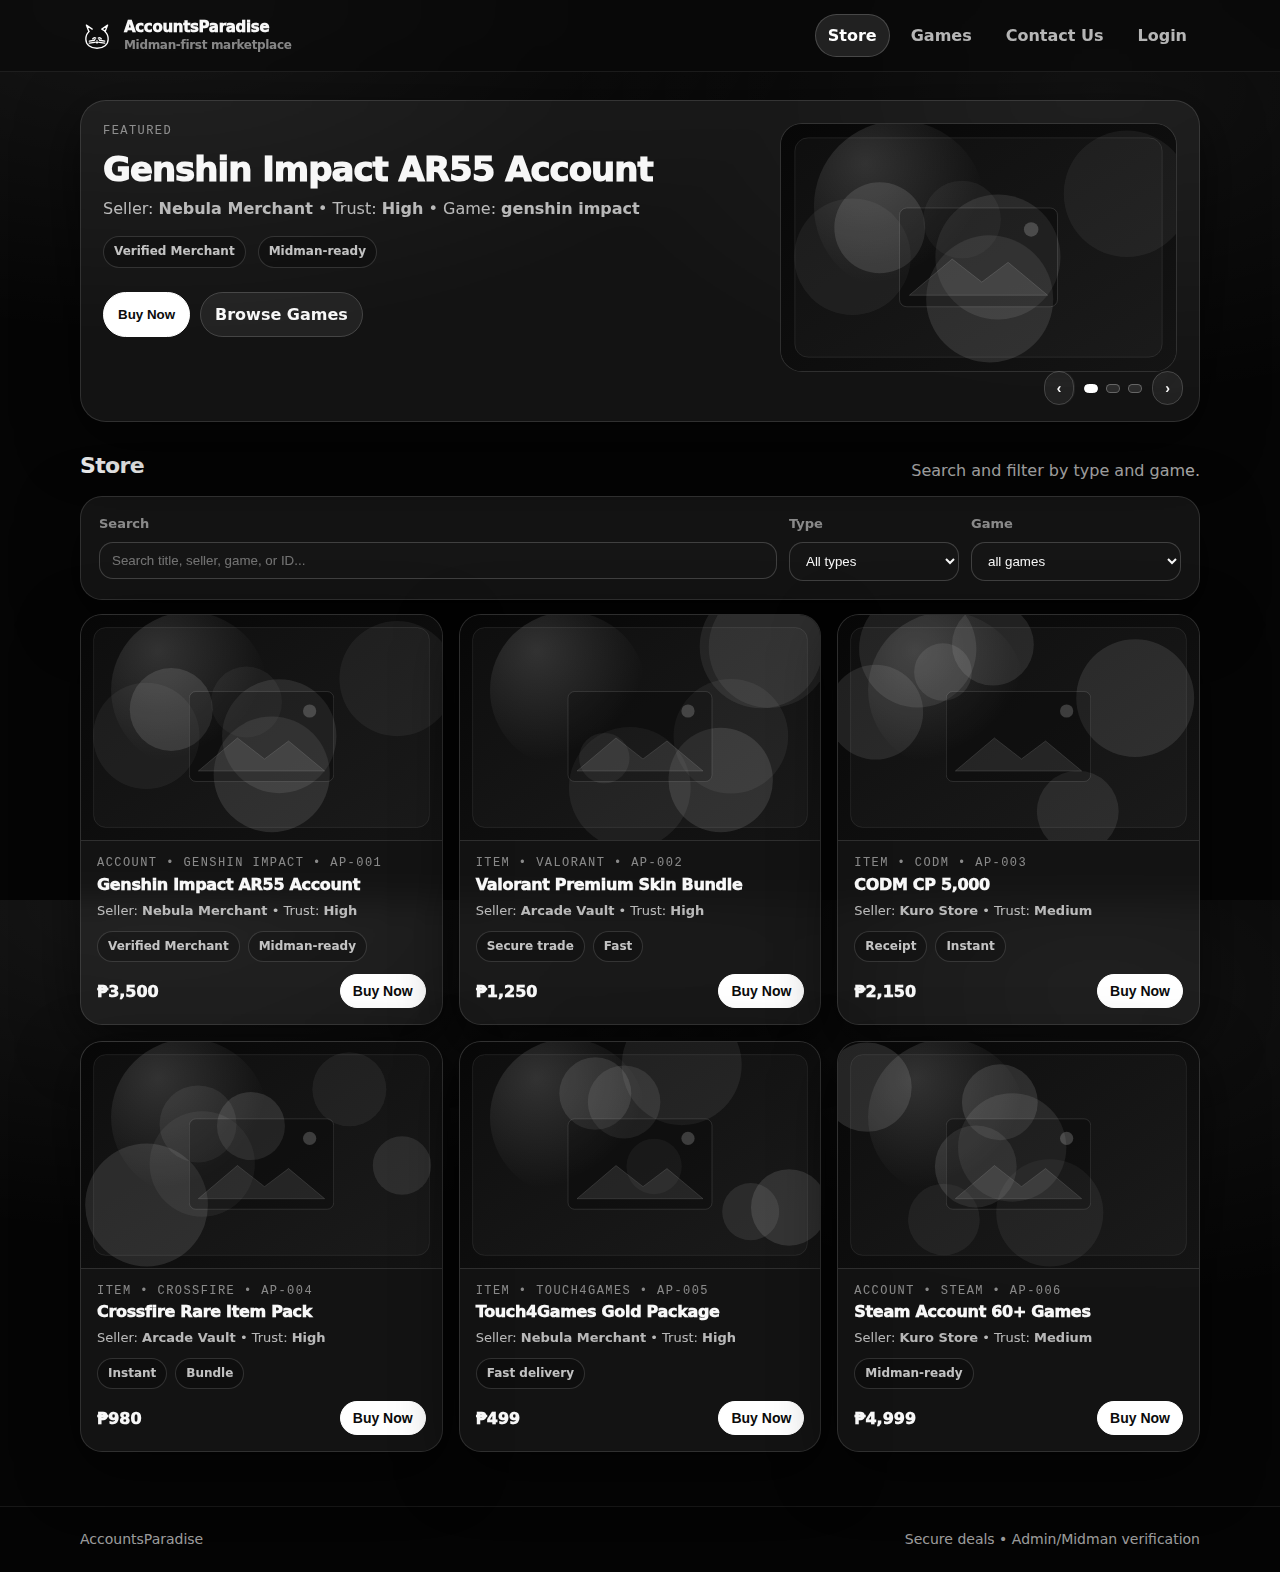
<file: index.html>
<!doctype html>
<html lang="en">
<head>
  <title>AccountsParadise — Store</title>
  
<meta charset="utf-8"/>
<meta name="viewport" content="width=device-width, initial-scale=1"/>
<link rel="icon" type="image/svg+xml" href="./assets/favicon.svg">
<link rel="stylesheet" href="./assets/styles.css"/>
<script defer src="./assets/app.js"></script>

</head>
<body data-active="store">
  <header class="topbar">
  <div class="container topbar-inner">
    <a class="brand" href="./index.html" aria-label="AccountsParadise">
      <img src="./assets/logo-cat.svg" alt="AccountsParadise logo"/>
      <div>
        <div style="font-size:15px;">AccountsParadise</div>
        <small>Midman-first marketplace</small>
      </div>
    </a>

    <nav class="nav" aria-label="Primary">
      <a href="./index.html" data-nav="store">Store</a>
      <a href="./games.html" data-nav="games">Games</a>
      <a href="./contact.html" data-nav="contact">Contact Us</a>
      <a href="./login.html" data-nav="login">Login</a>
    </nav>

    <button id="menuBtn" class="menu-btn" aria-label="Open menu">
      <svg class="icon" viewBox="0 0 24 24"><path d="M4 7h16M4 12h16M4 17h16"/></svg>
    </button>
  </div>
</header>

<div id="drawerBackdrop" class="drawer-backdrop" aria-hidden="true">
  <div class="drawer glass">
    <div class="row" style="justify-content:space-between; padding:6px 6px 10px;">
      <div class="row">
        <img src="./assets/logo-cat.svg" alt="" style="width:28px;height:28px;">
        <div style="font-weight:1000;">Menu</div>
      </div>
      <button id="drawerClose" class="btn sm ghost" aria-label="Close">✕</button>
    </div>
    <div class="stack" style="gap:6px;">
      <a href="./index.html" data-dnav="store"><span>Store</span><span class="pill">Browse</span></a>
      <a href="./games.html" data-dnav="games"><span>Games</span><span class="pill">Filter</span></a>
      <a href="./contact.html" data-dnav="contact"><span>Contact Us</span><span class="pill">Support</span></a>
      <a href="./login.html" data-dnav="login"><span>Login</span><span class="pill">Access</span></a>
    </div>
  </div>
</div>

  <main class="container" style="padding:18px 0 36px;">
    <section class="section" style="padding-top:10px;">
      <div id="hero" class="hero glass">
        <div id="heroSlides"></div>
        <div class="hero-ctrl">
          <button id="heroPrev" class="btn sm ghost" aria-label="Previous">‹</button>
          <div id="heroDots" class="dots" aria-label="Featured slider dots"></div>
          <button id="heroNext" class="btn sm ghost" aria-label="Next">›</button>
        </div>
      </div>
    </section>

    <section class="section" style="padding-top:10px;">
      <div class="section-title">
        <h2 class="h2">Store</h2>
        <div class="p">Search and filter by type and game.</div>
      </div>

      <div class="card glass pad" style="margin-top:14px;">
        <div class="filters">
          <div class="stack" style="gap:8px;">
            <div class="label">Search</div>
            <input id="offerSearch" class="input" placeholder="Search title, seller, game, or ID..." />
          </div>
          <div class="stack" style="gap:8px;">
            <div class="label">Type</div>
            <select id="offerType" class="input">
              <option value="">All types</option>
              <option value="Account">Account</option>
              <option value="Item">Item</option>
            </select>
          </div>
          <div class="stack" style="gap:8px;">
            <div class="label">Game</div>
            <select id="offerGame" class="input"></select>
          </div>
        </div>
      </div>

      <div id="offersGrid" class="grid grid-3" style="margin-top:14px;"></div>
    </section>
  </main>

  
<div id="modalBackdrop" class="modal-backdrop" aria-hidden="true">
  <div class="modal glass" role="dialog" aria-modal="true" aria-labelledby="modalTitle">
    <div class="modal-head">
      <div>
        <div class="kicker">Purchase</div>
        <div id="modalTitle" style="font-weight:1000; font-size:18px;">Buy Now</div>
      </div>
      <button id="modalClose" class="btn sm ghost" aria-label="Close">✕</button>
    </div>
    <div id="modalContent" class="modal-body"></div>
  </div>
</div>


  <footer class="footer">
    <div class="container row" style="justify-content:space-between; flex-wrap:wrap;">
      <div>AccountsParadise</div>
      <div>Secure deals • Admin/Midman verification</div>
    </div>
  </footer>
</body>
</html>
</file>
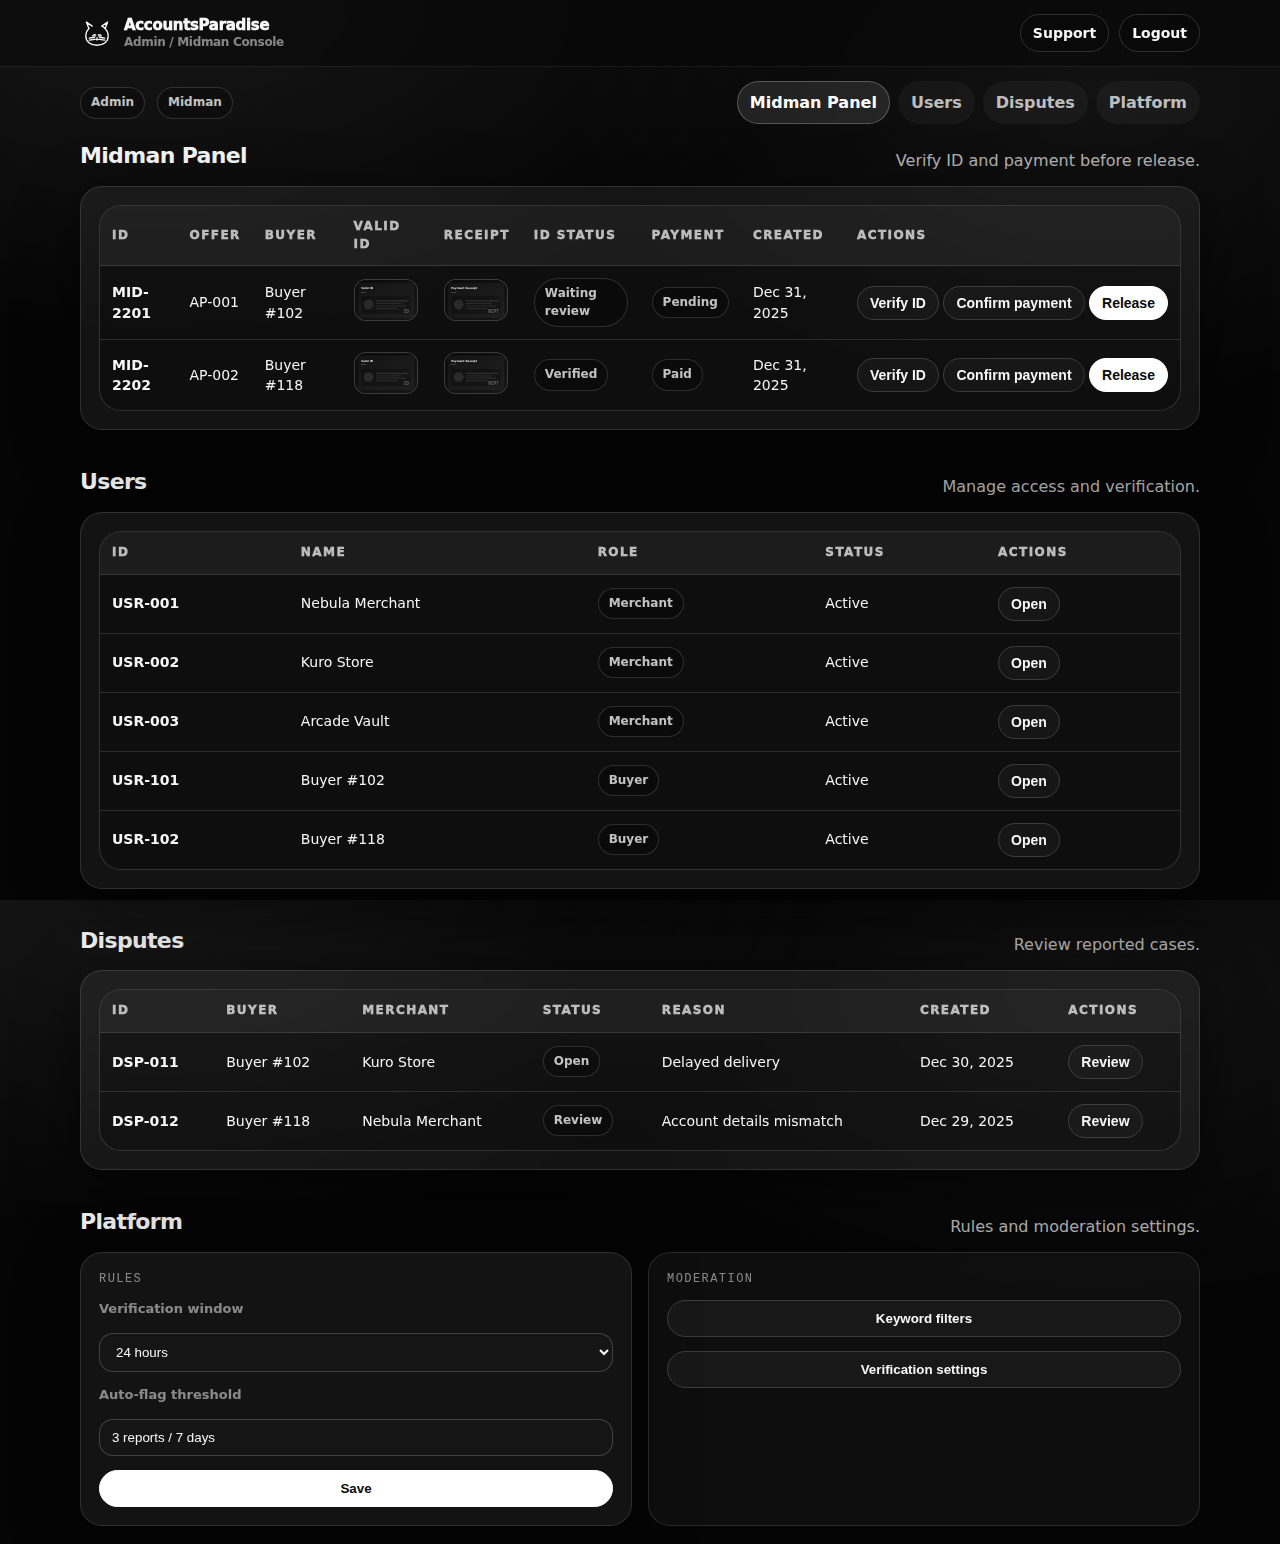
<file: admin.html>
<!doctype html>
<html lang="en">
<head>
  <title>Admin/Midman — AccountsParadise</title>
  
<meta charset="utf-8"/>
<meta name="viewport" content="width=device-width, initial-scale=1"/>
<link rel="icon" type="image/svg+xml" href="./assets/favicon.svg">
<link rel="stylesheet" href="./assets/styles.css"/>
<script defer src="./assets/app.js"></script>

</head>
<body>
  <header class="topbar">
    <div class="container topbar-inner">
      <div class="brand">
        <img src="./assets/logo-cat.svg" alt=""/>
        <div>
          <div style="font-size:15px;">AccountsParadise</div>
          <small>Admin / Midman Console</small>
        </div>
      </div>

      <div class="row" style="gap:10px;">
        <a class="btn sm ghost" href="./contact.html">Support</a>
        <a class="btn sm ghost" href="./login.html">Logout</a>
      </div>
    </div>
  </header>

  <main class="container">
    <section class="rolebar">
      <div class="rolebar-inner">
        <div class="row">
          <span class="pill">Admin</span>
          <span class="pill">Midman</span>
        </div>
        <div class="role-nav" aria-label="Admin navigation">
          <a href="#midman" data-active="true">Midman Panel</a>
          <a href="#users">Users</a>
          <a href="#disputes">Disputes</a>
          <a href="#platform">Platform</a>
        </div>
      </div>
    </section>

    <section id="midman" class="section" style="padding-top:10px;">
      <div class="section-title">
        <h2 class="h2">Midman Panel</h2>
        <div class="p">Verify ID and payment before release.</div>
      </div>

      <div class="card glass pad" style="margin-top:14px;">
        <table class="table">
          <thead>
            <tr>
              <th>ID</th><th>Offer</th><th>Buyer</th>
              <th>Valid ID</th><th>Receipt</th>
              <th>ID Status</th><th>Payment</th><th>Created</th><th class="td-actions">Actions</th>
            </tr>
          </thead>
          <tbody id="midmanBody"></tbody>
        </table>
      </div>
    </section>

    <section id="users" class="section">
      <div class="section-title">
        <h2 class="h2">Users</h2>
        <div class="p">Manage access and verification.</div>
      </div>

      <div class="card glass pad" style="margin-top:14px;">
        <table class="table">
          <thead><tr><th>ID</th><th>Name</th><th>Role</th><th>Status</th><th class="td-actions">Actions</th></tr></thead>
          <tbody id="usersBody"></tbody>
        </table>
      </div>
    </section>

    <section id="disputes" class="section">
      <div class="section-title">
        <h2 class="h2">Disputes</h2>
        <div class="p">Review reported cases.</div>
      </div>

      <div class="card glass pad" style="margin-top:14px;">
        <table class="table">
          <thead><tr><th>ID</th><th>Buyer</th><th>Merchant</th><th>Status</th><th>Reason</th><th>Created</th><th class="td-actions">Actions</th></tr></thead>
          <tbody id="disputesBody"></tbody>
        </table>
      </div>
    </section>

    <section id="platform" class="section">
      <div class="section-title">
        <h2 class="h2">Platform</h2>
        <div class="p">Rules and moderation settings.</div>
      </div>

      <div class="grid grid-2" style="margin-top:14px;">
        <div class="card glass pad">
          <div class="kicker">Rules</div>
          <div class="stack" style="margin-top:12px;">
            <div class="label">Verification window</div>
            <select class="input">
              <option>24 hours</option>
              <option>48 hours</option>
              <option>72 hours</option>
            </select>
            <div class="label">Auto-flag threshold</div>
            <input class="input" value="3 reports / 7 days"/>
            <button class="btn primary" data-toast="Rules saved" type="button">Save</button>
          </div>
        </div>
        <div class="card glass-soft pad">
          <div class="kicker">Moderation</div>
          <div class="stack" style="margin-top:12px;">
            <button class="btn ghost block" data-toast="Keyword filters opened" type="button">Keyword filters</button>
            <button class="btn ghost block" data-toast="Verification settings opened" type="button">Verification settings</button>
          </div>
        </div>
      </div>
    </section>
  </main>

  <div id="docBackdrop" class="modal-backdrop" aria-hidden="true">
    <div class="modal glass" role="dialog" aria-modal="true" aria-labelledby="docTitle">
      <div class="modal-head">
        <div>
          <div class="kicker">Preview</div>
          <div id="docTitle" style="font-weight:1000; font-size:18px;">Document</div>
        </div>
        <button id="docClose" class="btn sm ghost" aria-label="Close" type="button">✕</button>
      </div>
      <div class="modal-body">
        <div class="hero-media" style="min-height:420px;">
          <img id="docImg" alt="Document preview"/>
        </div>
      </div>
    </div>
  </div>
</body>
</html>
</file>
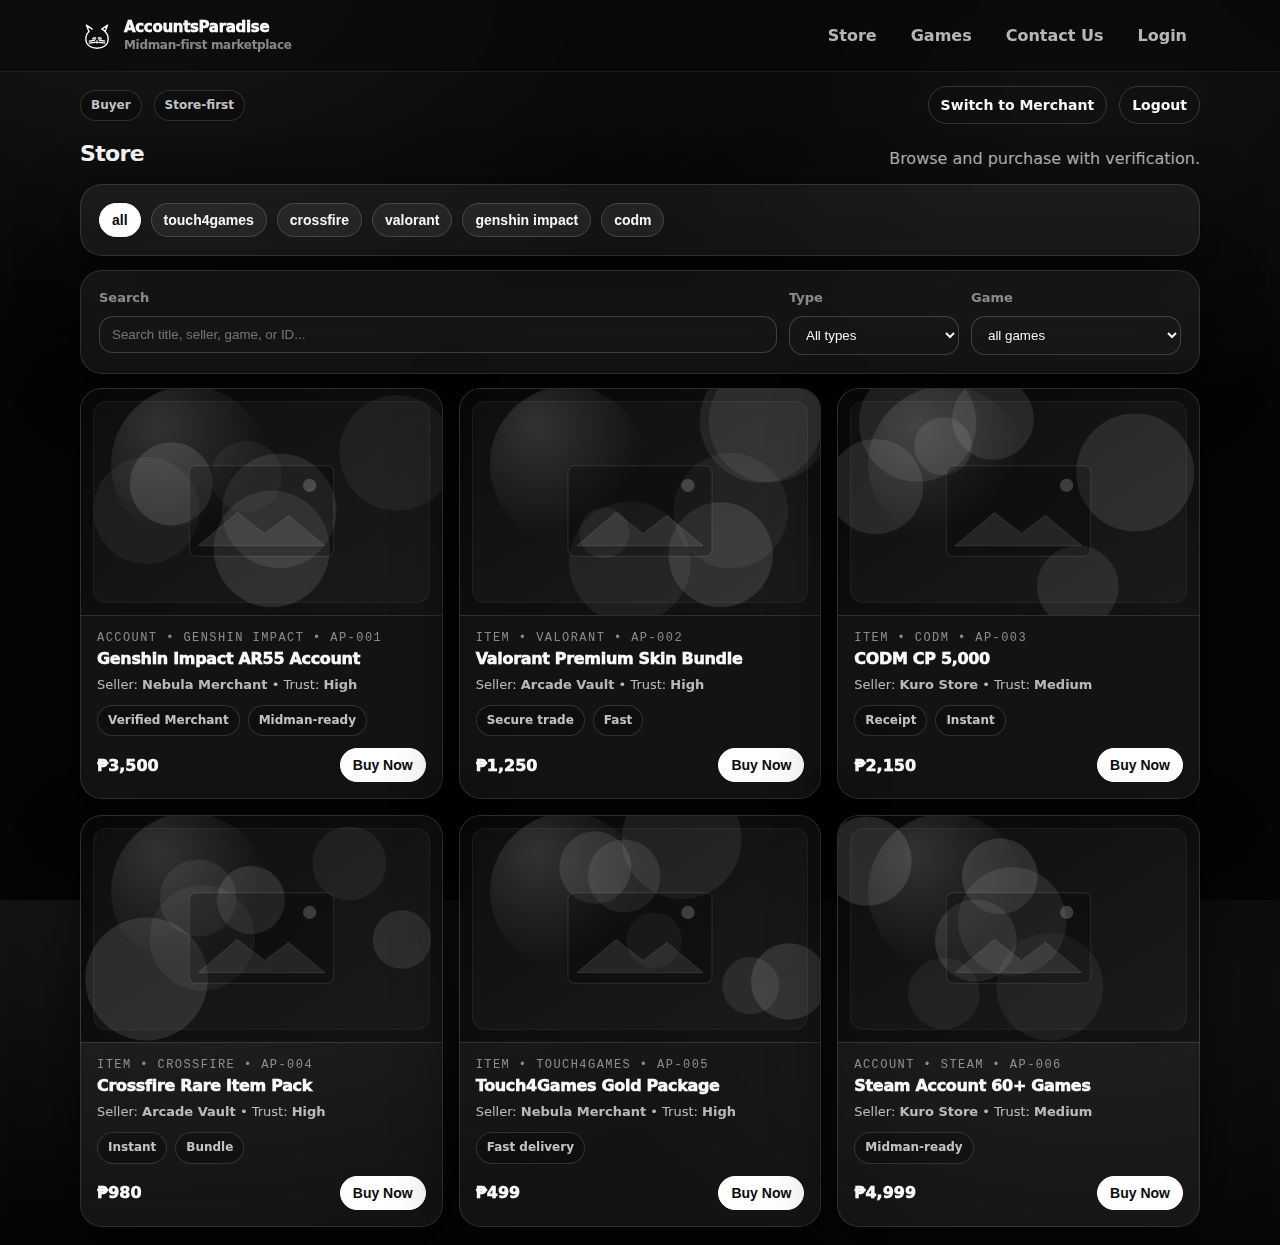
<file: buyer.html>
<!doctype html>
<html lang="en">
<head>
  <title>Buyer — AccountsParadise</title>
  
<meta charset="utf-8"/>
<meta name="viewport" content="width=device-width, initial-scale=1"/>
<link rel="icon" type="image/svg+xml" href="./assets/favicon.svg">
<link rel="stylesheet" href="./assets/styles.css"/>
<script defer src="./assets/app.js"></script>

</head>
<body>
  <header class="topbar">
  <div class="container topbar-inner">
    <a class="brand" href="./index.html" aria-label="AccountsParadise">
      <img src="./assets/logo-cat.svg" alt="AccountsParadise logo"/>
      <div>
        <div style="font-size:15px;">AccountsParadise</div>
        <small>Midman-first marketplace</small>
      </div>
    </a>

    <nav class="nav" aria-label="Primary">
      <a href="./index.html" data-nav="store">Store</a>
      <a href="./games.html" data-nav="games">Games</a>
      <a href="./contact.html" data-nav="contact">Contact Us</a>
      <a href="./login.html" data-nav="login">Login</a>
    </nav>

    <button id="menuBtn" class="menu-btn" aria-label="Open menu">
      <svg class="icon" viewBox="0 0 24 24"><path d="M4 7h16M4 12h16M4 17h16"/></svg>
    </button>
  </div>
</header>

<div id="drawerBackdrop" class="drawer-backdrop" aria-hidden="true">
  <div class="drawer glass">
    <div class="row" style="justify-content:space-between; padding:6px 6px 10px;">
      <div class="row">
        <img src="./assets/logo-cat.svg" alt="" style="width:28px;height:28px;">
        <div style="font-weight:1000;">Menu</div>
      </div>
      <button id="drawerClose" class="btn sm ghost" aria-label="Close">✕</button>
    </div>
    <div class="stack" style="gap:6px;">
      <a href="./index.html" data-dnav="store"><span>Store</span><span class="pill">Browse</span></a>
      <a href="./games.html" data-dnav="games"><span>Games</span><span class="pill">Filter</span></a>
      <a href="./contact.html" data-dnav="contact"><span>Contact Us</span><span class="pill">Support</span></a>
      <a href="./login.html" data-dnav="login"><span>Login</span><span class="pill">Access</span></a>
    </div>
  </div>
</div>

  <main class="container">
    <section class="rolebar">
      <div class="rolebar-inner">
        <div class="row">
          <span class="pill">Buyer</span>
          <span class="pill">Store-first</span>
        </div>
        <div class="row" style="flex-wrap:wrap;">
          <a class="btn sm ghost" href="./merchant.html">Switch to Merchant</a>
          <a class="btn sm ghost" href="./login.html">Logout</a>
        </div>
      </div>
    </section>

    <section class="section" style="padding-top:8px;">
      <div class="section-title">
        <h2 class="h2">Store</h2>
        <div class="p">Browse and purchase with verification.</div>
      </div>

      <div class="card glass pad" style="margin-top:14px;">
        <div id="buyerGameBtns" class="row" style="flex-wrap:wrap; gap:10px;"></div>
      </div>

      <div class="card glass pad" style="margin-top:14px;">
        <div class="filters">
          <div class="stack" style="gap:8px;">
            <div class="label">Search</div>
            <input id="offerSearch" class="input" placeholder="Search title, seller, game, or ID..." />
          </div>
          <div class="stack" style="gap:8px;">
            <div class="label">Type</div>
            <select id="offerType" class="input">
              <option value="">All types</option>
              <option value="Account">Account</option>
              <option value="Item">Item</option>
            </select>
          </div>
          <div class="stack" style="gap:8px;">
            <div class="label">Game</div>
            <select id="offerGame" class="input"></select>
          </div>
        </div>
      </div>

      <div id="offersGrid" class="grid grid-3" style="margin-top:14px;"></div>
    </section>
  </main>

  
<div id="modalBackdrop" class="modal-backdrop" aria-hidden="true">
  <div class="modal glass" role="dialog" aria-modal="true" aria-labelledby="modalTitle">
    <div class="modal-head">
      <div>
        <div class="kicker">Purchase</div>
        <div id="modalTitle" style="font-weight:1000; font-size:18px;">Buy Now</div>
      </div>
      <button id="modalClose" class="btn sm ghost" aria-label="Close">✕</button>
    </div>
    <div id="modalContent" class="modal-body"></div>
  </div>
</div>

</body>
</html>
</file>
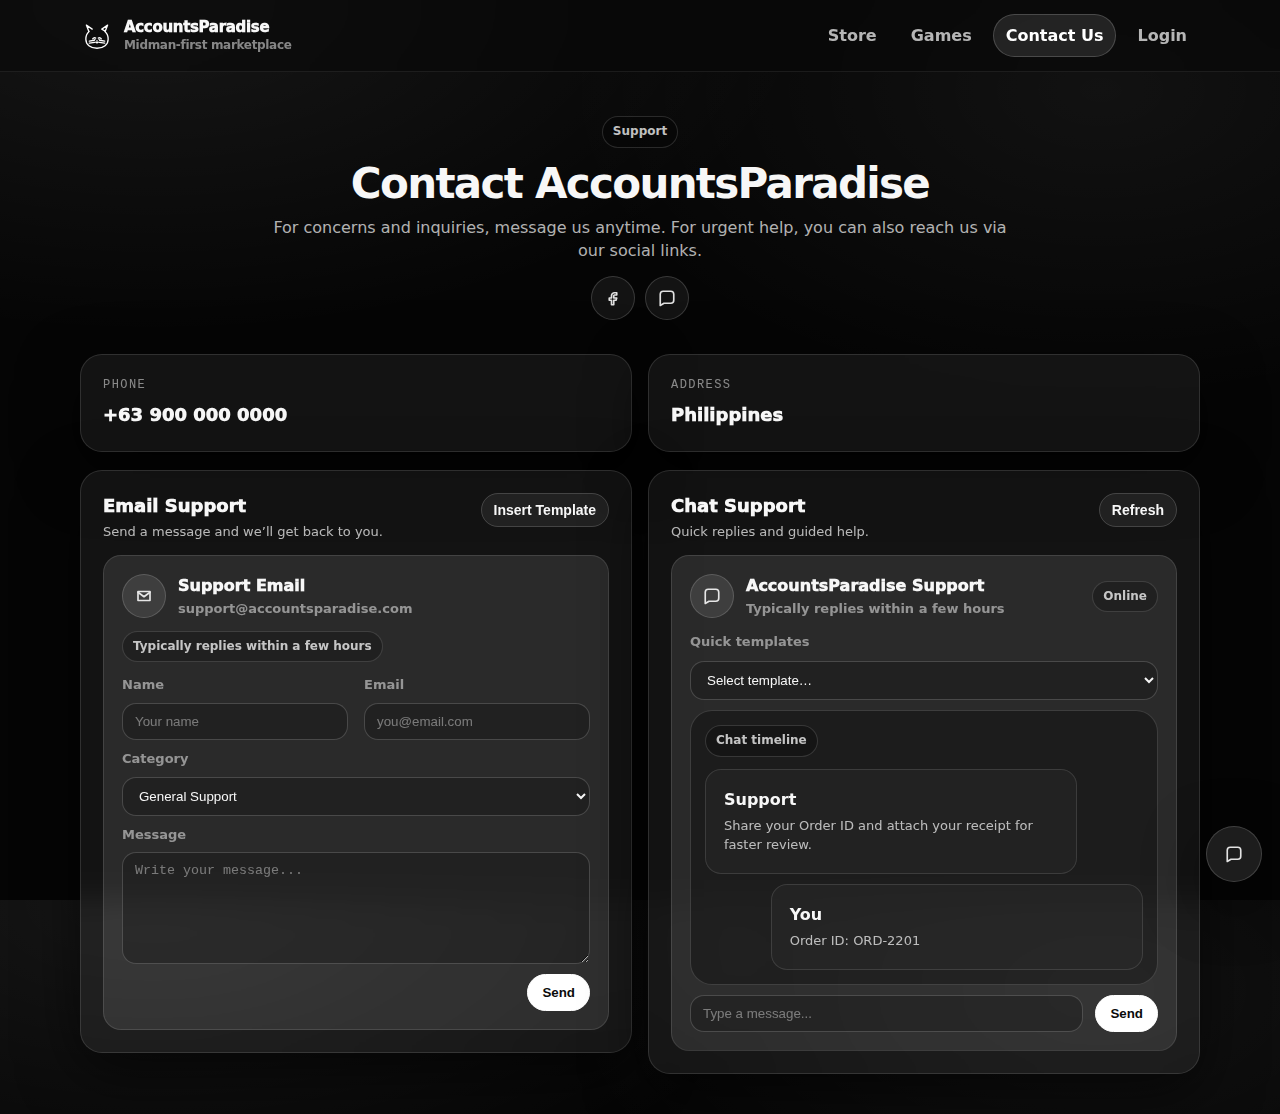
<file: contact.html>
<!doctype html>
<html lang="en">
<head>
  <title>Contact Us — AccountsParadise</title>
  
<meta charset="utf-8"/>
<meta name="viewport" content="width=device-width, initial-scale=1"/>
<link rel="icon" type="image/svg+xml" href="./assets/favicon.svg">
<link rel="stylesheet" href="./assets/styles.css"/>
<script defer src="./assets/app.js"></script>

</head>
<body data-active="contact">
  <header class="topbar">
  <div class="container topbar-inner">
    <a class="brand" href="./index.html" aria-label="AccountsParadise">
      <img src="./assets/logo-cat.svg" alt="AccountsParadise logo"/>
      <div>
        <div style="font-size:15px;">AccountsParadise</div>
        <small>Midman-first marketplace</small>
      </div>
    </a>

    <nav class="nav" aria-label="Primary">
      <a href="./index.html" data-nav="store">Store</a>
      <a href="./games.html" data-nav="games">Games</a>
      <a href="./contact.html" data-nav="contact">Contact Us</a>
      <a href="./login.html" data-nav="login">Login</a>
    </nav>

    <button id="menuBtn" class="menu-btn" aria-label="Open menu">
      <svg class="icon" viewBox="0 0 24 24"><path d="M4 7h16M4 12h16M4 17h16"/></svg>
    </button>
  </div>
</header>

<div id="drawerBackdrop" class="drawer-backdrop" aria-hidden="true">
  <div class="drawer glass">
    <div class="row" style="justify-content:space-between; padding:6px 6px 10px;">
      <div class="row">
        <img src="./assets/logo-cat.svg" alt="" style="width:28px;height:28px;">
        <div style="font-weight:1000;">Menu</div>
      </div>
      <button id="drawerClose" class="btn sm ghost" aria-label="Close">✕</button>
    </div>
    <div class="stack" style="gap:6px;">
      <a href="./index.html" data-dnav="store"><span>Store</span><span class="pill">Browse</span></a>
      <a href="./games.html" data-dnav="games"><span>Games</span><span class="pill">Filter</span></a>
      <a href="./contact.html" data-dnav="contact"><span>Contact Us</span><span class="pill">Support</span></a>
      <a href="./login.html" data-dnav="login"><span>Login</span><span class="pill">Access</span></a>
    </div>
  </div>
</div>

  <main class="container" style="padding:10px 0 40px;">
    <section class="center-hero">
      <div class="row" style="justify-content:center;">
        <span class="pill">Support</span>
      </div>
      <h1 class="h1" style="margin-top:14px;">Contact AccountsParadise</h1>
      <p class="p" style="margin-top:10px; max-width:760px; margin-left:auto; margin-right:auto;">
        For concerns and inquiries, message us anytime. For urgent help, you can also reach us via our social links.
      </p>

      <div class="social" aria-label="Social links">
        <button class="icon-btn" aria-label="Facebook" type="button">
          <svg class="icon" viewBox="0 0 24 24"><path d="M14 8h3V5h-3c-2 0-4 2-4 4v3H7v3h3v6h3v-6h3l1-3h-4V9c0-.6.4-1 1-1z"/></svg>
        </button>
        <button class="icon-btn" aria-label="Chat" type="button">
          <svg class="icon" viewBox="0 0 24 24"><path d="M21 15a4 4 0 0 1-4 4H8l-5 3V7a4 4 0 0 1 4-4h10a4 4 0 0 1 4 4z"/></svg>
        </button>
      </div>
    </section>

    <section class="grid grid-2" style="margin-top:18px;">
      <div class="card glass pad-lg">
        <div class="kicker">Phone</div>
        <div style="font-weight:1000; font-size:18px; margin-top:8px;">+63 900 000 0000</div>
      </div>
      <div class="card glass pad-lg">
        <div class="kicker">Address</div>
        <div style="font-weight:1000; font-size:18px; margin-top:8px;">Philippines</div>
      </div>
    </section>

    <section id="contactChat" class="grid grid-2" style="margin-top:18px; align-items:start;">
      <div class="card glass pad-lg">
        <div class="row" style="justify-content:space-between; align-items:flex-start;">
          <div class="stack" style="gap:4px;">
            <div style="font-weight:1000; font-size:18px;">Email Support</div>
            <div class="p" style="font-size:13px;">Send a message and we’ll get back to you.</div>
          </div>
          <button id="templateBtn" class="btn sm ghost" type="button">Insert Template</button>
        </div>

        <div class="card glass-soft pad" style="margin-top:14px; border-radius:18px;">
          <div class="row" style="justify-content:space-between; align-items:center; flex-wrap:wrap;">
            <div class="row">
              <div class="icon-btn" style="width:44px;height:44px;">
                <svg class="icon" viewBox="0 0 24 24"><path d="M4 6h16v12H4z"/><path d="M4 7l8 6 8-6"/></svg>
              </div>
              <div class="stack" style="gap:2px;">
                <div style="font-weight:1000;">Support Email</div>
                <div class="label" style="font-weight:800;">support@accountsparadise.com</div>
              </div>
            </div>
            <span class="pill">Typically replies within a few hours</span>
          </div>

          <div class="stack" style="margin-top:14px; gap:10px;">
            <div class="grid grid-2">
              <div class="stack" style="gap:8px;">
                <div class="label">Name</div>
                <input class="input" placeholder="Your name"/>
              </div>
              <div class="stack" style="gap:8px;">
                <div class="label">Email</div>
                <input class="input" placeholder="you@email.com"/>
              </div>
            </div>

            <div class="stack" style="gap:8px;">
              <div class="label">Category</div>
              <select class="input">
                <option>General Support</option>
                <option>Purchase Verification</option>
                <option>Dispute / Report</option>
                <option>Merchant Partnership</option>
              </select>
            </div>

            <div class="stack" style="gap:8px;">
              <div class="label">Message</div>
              <textarea id="contactMessage" class="input" rows="6" placeholder="Write your message..." style="resize:vertical;"></textarea>
            </div>

            <div class="row" style="justify-content:flex-end; flex-wrap:wrap;">
              <button id="contactSendBtn" class="btn primary" type="button">Send</button>
            </div>
          </div>
        </div>
      </div>

      <div class="card glass pad-lg">
        <div class="row" style="justify-content:space-between; align-items:flex-start;">
          <div class="stack" style="gap:4px;">
            <div style="font-weight:1000; font-size:18px;">Chat Support</div>
            <div class="p" style="font-size:13px;">Quick replies and guided help.</div>
          </div>
          <button class="btn sm ghost" data-toast="Chat refreshed" type="button">Refresh</button>
        </div>

        <div class="card glass-soft pad" style="margin-top:14px; border-radius:18px;">
          <div class="row" style="justify-content:space-between; align-items:center; flex-wrap:wrap;">
            <div class="row">
              <div class="icon-btn" style="width:44px;height:44px;">
                <svg class="icon" viewBox="0 0 24 24"><path d="M21 15a4 4 0 0 1-4 4H8l-5 3V7a4 4 0 0 1 4-4h10a4 4 0 0 1 4 4z"/></svg>
              </div>
              <div class="stack" style="gap:2px;">
                <div style="font-weight:1000;">AccountsParadise Support</div>
                <div class="label" style="font-weight:800;">Typically replies within a few hours</div>
              </div>
            </div>
            <span class="pill">Online</span>
          </div>

          <div class="stack" style="margin-top:14px; gap:10px;">
            <div class="label">Quick templates</div>
            <select class="input">
              <option>Select template…</option>
              <option>Purchase verification</option>
              <option>Dispute report</option>
              <option>Merchant onboarding</option>
              <option>Refund inquiry</option>
            </select>

            <div class="hero-media" style="min-height:260px;">
              <div style="padding:14px;">
                <div class="pill">Chat timeline</div>
                <div class="stack" style="margin-top:12px; gap:10px;">
                  <div class="card glass-soft pad" style="border-radius:16px; width:85%;">
                    <div style="font-weight:900;">Support</div>
                    <div class="p" style="font-size:13px; margin-top:6px;">Share your Order ID and attach your receipt for faster review.</div>
                  </div>
                  <div class="card glass-soft pad" style="border-radius:16px; width:85%; margin-left:auto;">
                    <div style="font-weight:900;">You</div>
                    <div class="p" style="font-size:13px; margin-top:6px;">Order ID: ORD-2201</div>
                  </div>
                </div>
              </div>
            </div>

            <div class="row">
              <input class="input" placeholder="Type a message..." />
              <button class="btn primary" data-toast="Message sent" type="button">Send</button>
            </div>
          </div>
        </div>
      </div>
    </section>
  </main>

  <button id="fabChat" class="fab" aria-label="Open chat support" type="button">
    <svg class="icon" viewBox="0 0 24 24"><path d="M21 15a4 4 0 0 1-4 4H8l-5 3V7a4 4 0 0 1 4-4h10a4 4 0 0 1 4 4z"/></svg>
  </button>
</body>
</html>
</file>
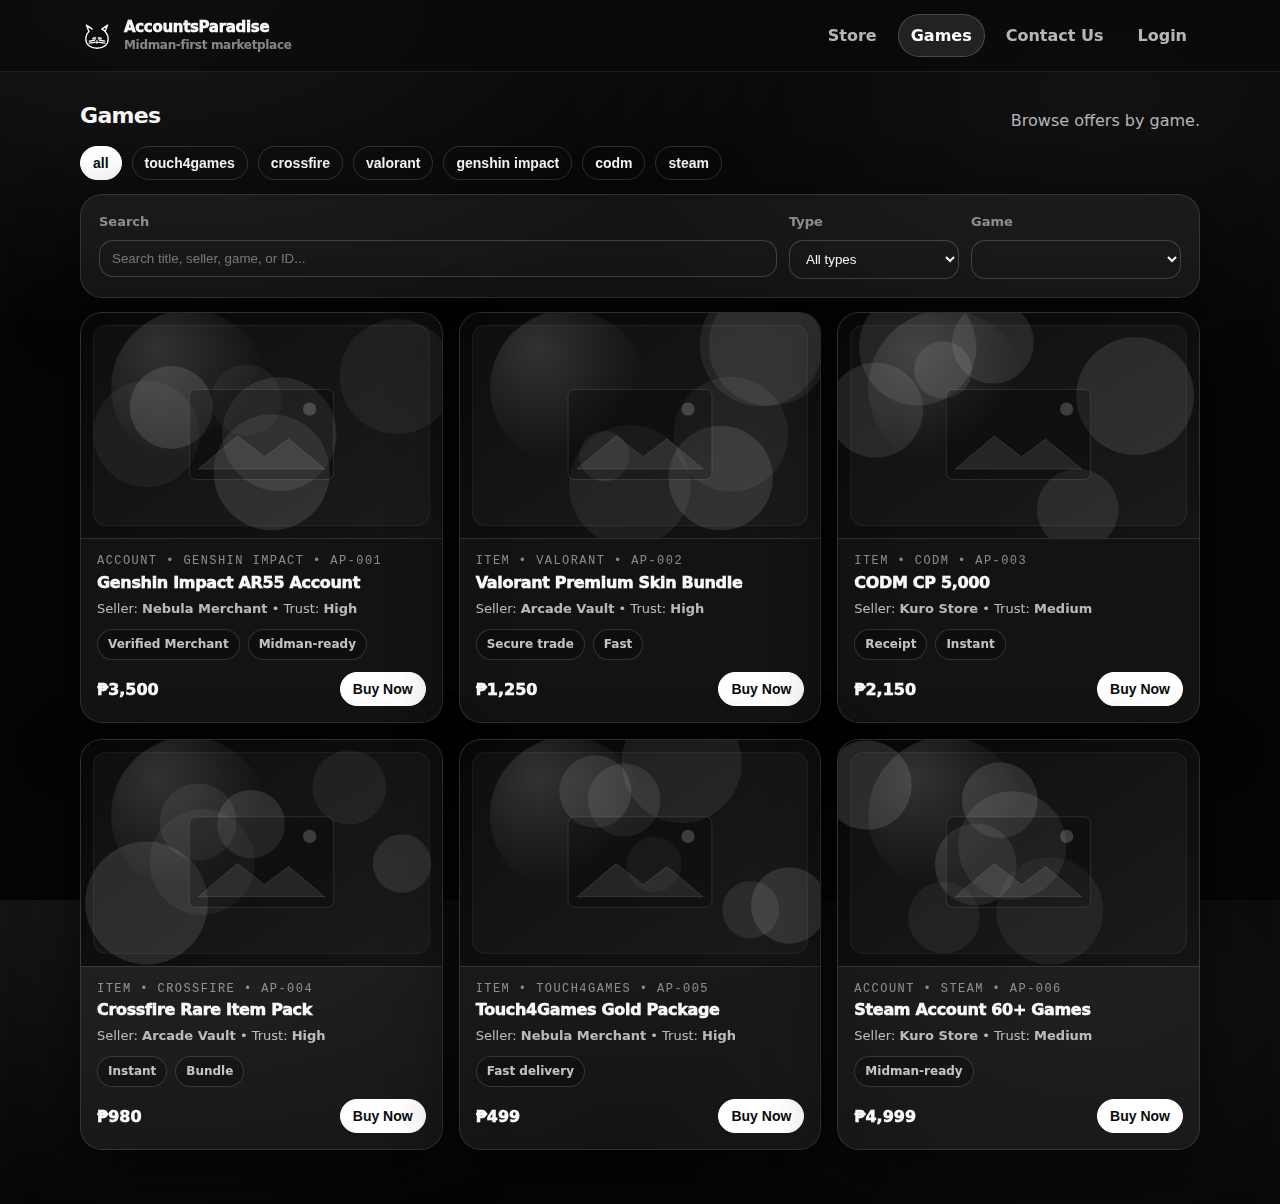
<file: games.html>
<!doctype html>
<html lang="en">
<head>
  <title>AccountsParadise — Games</title>
  
<meta charset="utf-8"/>
<meta name="viewport" content="width=device-width, initial-scale=1"/>
<link rel="icon" type="image/svg+xml" href="./assets/favicon.svg">
<link rel="stylesheet" href="./assets/styles.css"/>
<script defer src="./assets/app.js"></script>

</head>
<body data-active="games">
  <header class="topbar">
  <div class="container topbar-inner">
    <a class="brand" href="./index.html" aria-label="AccountsParadise">
      <img src="./assets/logo-cat.svg" alt="AccountsParadise logo"/>
      <div>
        <div style="font-size:15px;">AccountsParadise</div>
        <small>Midman-first marketplace</small>
      </div>
    </a>

    <nav class="nav" aria-label="Primary">
      <a href="./index.html" data-nav="store">Store</a>
      <a href="./games.html" data-nav="games">Games</a>
      <a href="./contact.html" data-nav="contact">Contact Us</a>
      <a href="./login.html" data-nav="login">Login</a>
    </nav>

    <button id="menuBtn" class="menu-btn" aria-label="Open menu">
      <svg class="icon" viewBox="0 0 24 24"><path d="M4 7h16M4 12h16M4 17h16"/></svg>
    </button>
  </div>
</header>

<div id="drawerBackdrop" class="drawer-backdrop" aria-hidden="true">
  <div class="drawer glass">
    <div class="row" style="justify-content:space-between; padding:6px 6px 10px;">
      <div class="row">
        <img src="./assets/logo-cat.svg" alt="" style="width:28px;height:28px;">
        <div style="font-weight:1000;">Menu</div>
      </div>
      <button id="drawerClose" class="btn sm ghost" aria-label="Close">✕</button>
    </div>
    <div class="stack" style="gap:6px;">
      <a href="./index.html" data-dnav="store"><span>Store</span><span class="pill">Browse</span></a>
      <a href="./games.html" data-dnav="games"><span>Games</span><span class="pill">Filter</span></a>
      <a href="./contact.html" data-dnav="contact"><span>Contact Us</span><span class="pill">Support</span></a>
      <a href="./login.html" data-dnav="login"><span>Login</span><span class="pill">Access</span></a>
    </div>
  </div>
</div>

  <main class="container" style="padding:18px 0 36px;">
    <section class="section" style="padding-top:10px;">
      <div class="section-title">
        <h2 class="h2">Games</h2>
        <div class="p">Browse offers by game.</div>
      </div>

      <div id="gameTabs" class="row" style="flex-wrap:wrap; gap:10px; margin-top:14px;"></div>

      <div class="card glass pad" style="margin-top:14px;">
        <div class="filters">
          <div class="stack" style="gap:8px;">
            <div class="label">Search</div>
            <input id="offerSearch" class="input" placeholder="Search title, seller, game, or ID..." />
          </div>
          <div class="stack" style="gap:8px;">
            <div class="label">Type</div>
            <select id="offerType" class="input">
              <option value="">All types</option>
              <option value="Account">Account</option>
              <option value="Item">Item</option>
            </select>
          </div>
          <div class="stack" style="gap:8px;">
            <div class="label">Game</div>
            <select id="offerGame" class="input"></select>
          </div>
        </div>
      </div>

      <div id="gamesGrid" class="grid grid-3" style="margin-top:14px;"></div>
    </section>
  </main>

  
<div id="modalBackdrop" class="modal-backdrop" aria-hidden="true">
  <div class="modal glass" role="dialog" aria-modal="true" aria-labelledby="modalTitle">
    <div class="modal-head">
      <div>
        <div class="kicker">Purchase</div>
        <div id="modalTitle" style="font-weight:1000; font-size:18px;">Buy Now</div>
      </div>
      <button id="modalClose" class="btn sm ghost" aria-label="Close">✕</button>
    </div>
    <div id="modalContent" class="modal-body"></div>
  </div>
</div>

</body>
</html>
</file>
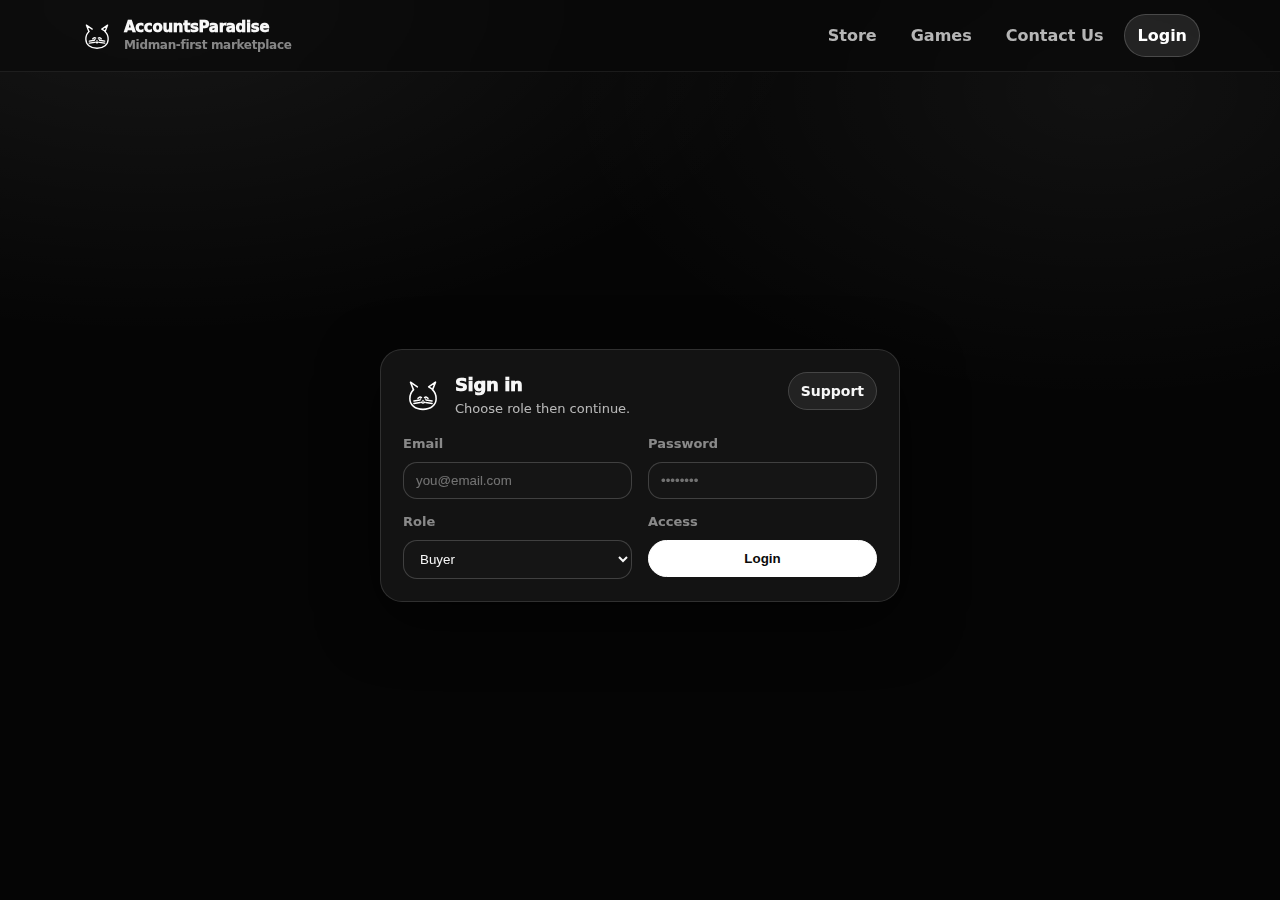
<file: login.html>
<!doctype html>
<html lang="en">
<head>
  <title>Login — AccountsParadise</title>
  
<meta charset="utf-8"/>
<meta name="viewport" content="width=device-width, initial-scale=1"/>
<link rel="icon" type="image/svg+xml" href="./assets/favicon.svg">
<link rel="stylesheet" href="./assets/styles.css"/>
<script defer src="./assets/app.js"></script>

</head>
<body data-active="login">
  <header class="topbar">
  <div class="container topbar-inner">
    <a class="brand" href="./index.html" aria-label="AccountsParadise">
      <img src="./assets/logo-cat.svg" alt="AccountsParadise logo"/>
      <div>
        <div style="font-size:15px;">AccountsParadise</div>
        <small>Midman-first marketplace</small>
      </div>
    </a>

    <nav class="nav" aria-label="Primary">
      <a href="./index.html" data-nav="store">Store</a>
      <a href="./games.html" data-nav="games">Games</a>
      <a href="./contact.html" data-nav="contact">Contact Us</a>
      <a href="./login.html" data-nav="login">Login</a>
    </nav>

    <button id="menuBtn" class="menu-btn" aria-label="Open menu">
      <svg class="icon" viewBox="0 0 24 24"><path d="M4 7h16M4 12h16M4 17h16"/></svg>
    </button>
  </div>
</header>

<div id="drawerBackdrop" class="drawer-backdrop" aria-hidden="true">
  <div class="drawer glass">
    <div class="row" style="justify-content:space-between; padding:6px 6px 10px;">
      <div class="row">
        <img src="./assets/logo-cat.svg" alt="" style="width:28px;height:28px;">
        <div style="font-weight:1000;">Menu</div>
      </div>
      <button id="drawerClose" class="btn sm ghost" aria-label="Close">✕</button>
    </div>
    <div class="stack" style="gap:6px;">
      <a href="./index.html" data-dnav="store"><span>Store</span><span class="pill">Browse</span></a>
      <a href="./games.html" data-dnav="games"><span>Games</span><span class="pill">Filter</span></a>
      <a href="./contact.html" data-dnav="contact"><span>Contact Us</span><span class="pill">Support</span></a>
      <a href="./login.html" data-dnav="login"><span>Login</span><span class="pill">Access</span></a>
    </div>
  </div>
</div>

  <main class="container auth-wrap">
    <section class="card glass auth-card pad-lg">
      <div class="row" style="justify-content:space-between; align-items:flex-start;">
        <div class="row">
          <img src="./assets/logo-cat.svg" alt="" style="width:40px;height:40px;">
          <div class="stack" style="gap:2px;">
            <div style="font-weight:1000; font-size:18px; letter-spacing:-0.02em;">Sign in</div>
            <div class="p" style="font-size:13px;">Choose role then continue.</div>
          </div>
        </div>
        <a class="btn sm ghost" href="./contact.html">Support</a>
      </div>

      <div class="stack" style="margin-top:16px;">
        <div class="grid grid-2">
          <div class="stack" style="gap:8px;">
            <div class="label">Email</div>
            <input class="input" placeholder="you@email.com" />
          </div>
          <div class="stack" style="gap:8px;">
            <div class="label">Password</div>
            <input class="input" placeholder="••••••••" type="password"/>
          </div>
        </div>

        <div class="grid grid-2">
          <div class="stack" style="gap:8px;">
            <div class="label">Role</div>
            <select id="role" class="input">
              <option>Buyer</option>
              <option>Merchant</option>
              <option>Admin/Midman</option>
            </select>
          </div>
          <div class="stack" style="gap:8px;">
            <div class="label">Access</div>
            <button id="loginBtn" class="btn primary block" type="button">Login</button>
          </div>
        </div>
      </div>
    </section>
  </main>
</body>
</html>
</file>
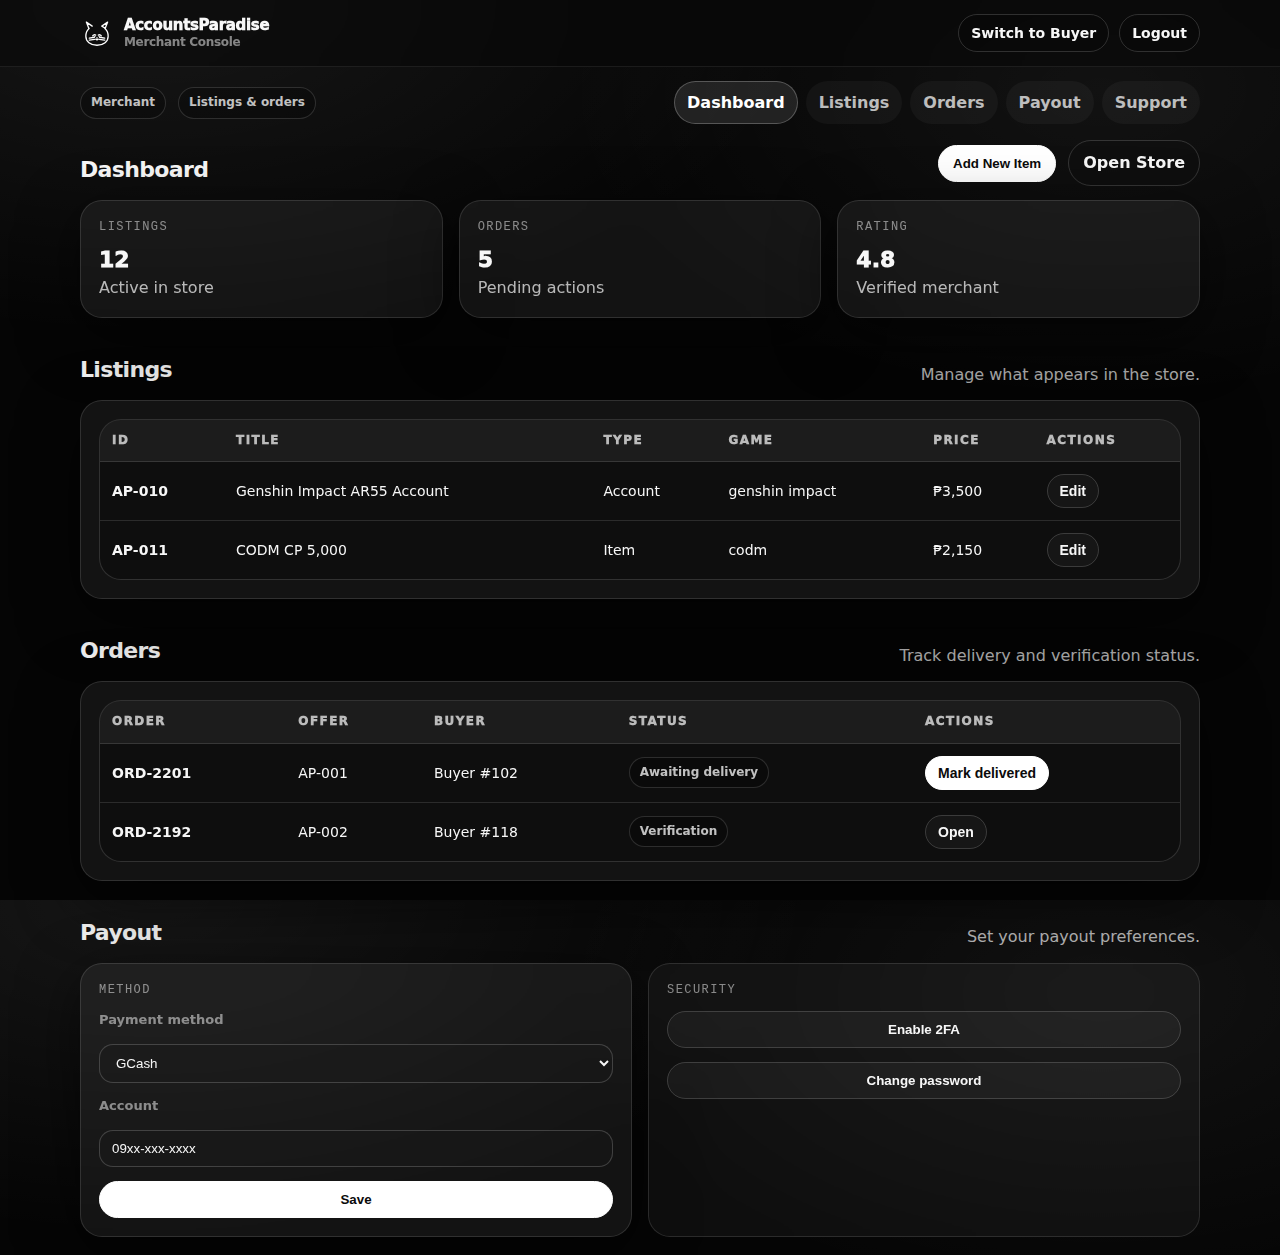
<file: merchant.html>
<!doctype html>
<html lang="en">
<head>
  <title>Merchant — AccountsParadise</title>
  
<meta charset="utf-8"/>
<meta name="viewport" content="width=device-width, initial-scale=1"/>
<link rel="icon" type="image/svg+xml" href="./assets/favicon.svg">
<link rel="stylesheet" href="./assets/styles.css"/>
<script defer src="./assets/app.js"></script>

</head>
<body>
  <header class="topbar">
    <div class="container topbar-inner">
      <div class="brand">
        <img src="./assets/logo-cat.svg" alt=""/>
        <div>
          <div style="font-size:15px;">AccountsParadise</div>
          <small>Merchant Console</small>
        </div>
      </div>

      <div class="row" style="gap:10px;">
        <a class="btn sm ghost" href="./buyer.html">Switch to Buyer</a>
        <a class="btn sm ghost" href="./login.html">Logout</a>
      </div>
    </div>
  </header>

  <main class="container">
    <section class="rolebar">
      <div class="rolebar-inner">
        <div class="row">
          <span class="pill">Merchant</span>
          <span class="pill">Listings & orders</span>
        </div>
        <div class="role-nav" aria-label="Merchant navigation">
          <a href="#dashboard" data-active="true">Dashboard</a>
          <a href="#listings">Listings</a>
          <a href="#orders">Orders</a>
          <a href="#payout">Payout</a>
          <a href="./contact.html">Support</a>
        </div>
      </div>
    </section>

    <section id="dashboard" class="section" style="padding-top:10px;">
      <div class="section-title">
        <h2 class="h2">Dashboard</h2>
        <div class="row" style="flex-wrap:wrap;">
          <button class="btn primary" data-open-listing type="button">Add New Item</button>
          <a class="btn ghost" href="./index.html">Open Store</a>
        </div>
      </div>

      <div class="grid grid-3" style="margin-top:14px;">
        <div class="card glass pad">
          <div class="kicker">Listings</div>
          <div style="font-weight:1000; font-size:22px; margin-top:8px;">12</div>
          <div class="p">Active in store</div>
        </div>
        <div class="card glass pad">
          <div class="kicker">Orders</div>
          <div style="font-weight:1000; font-size:22px; margin-top:8px;">5</div>
          <div class="p">Pending actions</div>
        </div>
        <div class="card glass pad">
          <div class="kicker">Rating</div>
          <div style="font-weight:1000; font-size:22px; margin-top:8px;">4.8</div>
          <div class="p">Verified merchant</div>
        </div>
      </div>
    </section>

    <section id="listings" class="section">
      <div class="section-title">
        <h2 class="h2">Listings</h2>
        <div class="p">Manage what appears in the store.</div>
      </div>

      <div class="card glass pad" style="margin-top:14px;">
        <table class="table">
          <thead><tr><th>ID</th><th>Title</th><th>Type</th><th>Game</th><th>Price</th><th class="td-actions">Actions</th></tr></thead>
          <tbody>
            <tr><td><b>AP-010</b></td><td>Genshin Impact AR55 Account</td><td>Account</td><td>genshin impact</td><td>₱3,500</td><td class="td-actions"><button class="btn sm ghost" data-toast="Listing updated" type="button">Edit</button></td></tr>
            <tr><td><b>AP-011</b></td><td>CODM CP 5,000</td><td>Item</td><td>codm</td><td>₱2,150</td><td class="td-actions"><button class="btn sm ghost" data-toast="Listing updated" type="button">Edit</button></td></tr>
          </tbody>
        </table>
      </div>
    </section>

    <section id="orders" class="section">
      <div class="section-title">
        <h2 class="h2">Orders</h2>
        <div class="p">Track delivery and verification status.</div>
      </div>

      <div class="card glass pad" style="margin-top:14px;">
        <table class="table">
          <thead><tr><th>Order</th><th>Offer</th><th>Buyer</th><th>Status</th><th class="td-actions">Actions</th></tr></thead>
          <tbody>
            <tr><td><b>ORD-2201</b></td><td>AP-001</td><td>Buyer #102</td><td><span class="pill">Awaiting delivery</span></td><td class="td-actions"><button class="btn sm primary" data-toast="Marked delivered" type="button">Mark delivered</button></td></tr>
            <tr><td><b>ORD-2192</b></td><td>AP-002</td><td>Buyer #118</td><td><span class="pill">Verification</span></td><td class="td-actions"><button class="btn sm ghost" data-toast="Order opened" type="button">Open</button></td></tr>
          </tbody>
        </table>
      </div>
    </section>

    <section id="payout" class="section">
      <div class="section-title">
        <h2 class="h2">Payout</h2>
        <div class="p">Set your payout preferences.</div>
      </div>

      <div class="grid grid-2" style="margin-top:14px;">
        <div class="card glass pad">
          <div class="kicker">Method</div>
          <div class="stack" style="margin-top:12px;">
            <div class="label">Payment method</div>
            <select class="input">
              <option>GCash</option>
              <option>Bank Transfer</option>
              <option>PayMaya</option>
            </select>
            <div class="label">Account</div>
            <input class="input" value="09xx-xxx-xxxx"/>
            <button class="btn primary" data-toast="Payout saved" type="button">Save</button>
          </div>
        </div>

        <div class="card glass-soft pad">
          <div class="kicker">Security</div>
          <div class="stack" style="margin-top:12px;">
            <button class="btn ghost block" data-toast="2FA enabled" type="button">Enable 2FA</button>
            <button class="btn ghost block" data-toast="Password updated" type="button">Change password</button>
          </div>
        </div>
      </div>
    </section>
  </main>

  <div id="genericModalBackdrop" class="modal-backdrop" aria-hidden="true">
    <div class="modal glass" role="dialog" aria-modal="true" aria-labelledby="genericModalTitle">
      <div class="modal-head">
        <div>
          <div class="kicker">Merchant</div>
          <div id="genericModalTitle" style="font-weight:1000; font-size:18px;">Add New Item</div>
        </div>
        <button id="genericModalClose" class="btn sm ghost" aria-label="Close" type="button">✕</button>
      </div>
      <div class="modal-body">
        <div class="grid grid-2">
          <div class="stack" style="gap:8px;">
            <div class="label">Title</div>
            <input class="input" placeholder="Example: Valorant Premium Skin Bundle" />
          </div>
          <div class="stack" style="gap:8px;">
            <div class="label">Type</div>
            <select class="input">
              <option>Account</option>
              <option>Item</option>
            </select>
          </div>

          <div class="stack" style="gap:8px;">
            <div class="label">Game (select/search)</div>
            <input id="gameSearch" class="input" list="gameList" placeholder="Start typing a game name..." />
            <datalist id="gameList"></datalist>
            <div class="row" style="justify-content:space-between;">
              <label class="label" style="display:flex; align-items:center; gap:10px;">
                <input id="gameOtherToggle" type="checkbox" style="accent-color:white;"/> Add other
              </label>
              <span class="label" style="font-weight:800;">Use suggestions</span>
            </div>
          </div>

          <div id="gameOtherWrap" class="stack" style="gap:8px; display:none;">
            <div class="label">Other game name</div>
            <input class="input" placeholder="Enter game name" />
          </div>

          <div class="stack" style="gap:8px;">
            <div class="label">Price</div>
            <input class="input" placeholder="₱0.00" />
          </div>
          <div class="stack" style="gap:8px;">
            <div class="label">Cover image</div>
            <input class="input" type="file" accept="image/*"/>
          </div>
        </div>

        <div class="stack" style="gap:8px; margin-top:12px;">
          <div class="label">Requirements / Notes</div>
          <textarea class="input" rows="4" placeholder="Delivery method, requirements, timeframe..." style="resize:vertical;"></textarea>
        </div>

        <div class="row" style="justify-content:flex-end; margin-top:14px; flex-wrap:wrap;">
          <button class="btn ghost" type="button" onclick="document.getElementById('genericModalClose').click()">Cancel</button>
          <button id="saveListingBtn" class="btn primary" type="button">Save</button>
        </div>
      </div>
    </div>
  </div>
</body>
</html>
</file>
<file: assets/styles.css>
:root{
  --bg:#050505;
  --fg:#f7f7f7;
  --muted: rgba(255,255,255,.70);
  --muted2: rgba(255,255,255,.50);
  --line: rgba(255,255,255,.12);
  --line2: rgba(255,255,255,.20);
  --glass: rgba(255,255,255,.06);
  --glass2: rgba(255,255,255,.04);
  --shadow: 0 18px 60px rgba(0,0,0,.58);
  --r: 18px;
  --r2: 22px;
  --max: 1120px;
  --mono: ui-monospace, SFMono-Regular, Menlo, Monaco, Consolas, "Liberation Mono", "Courier New", monospace;
  --sans: ui-sans-serif, system-ui, -apple-system, Segoe UI, Roboto, Helvetica, Arial, "Apple Color Emoji", "Segoe UI Emoji";
}

*{ box-sizing:border-box; }
html,body{ height:100%; }
body{
  margin:0;
  background:
    radial-gradient(1100px 560px at 12% 0%, rgba(255,255,255,.07), transparent 60%),
    radial-gradient(900px 520px at 86% 10%, rgba(255,255,255,.05), transparent 60%),
    var(--bg);
  color:var(--fg);
  font-family:var(--sans);
  line-height:1.45;
}

a{ color:inherit; text-decoration:none; }
img{ max-width:100%; height:auto; display:block; }

.container{ width:min(var(--max), calc(100% - 32px)); margin:0 auto; }
.row{ display:flex; align-items:center; gap:12px; }
.stack{ display:flex; flex-direction:column; gap:14px; }
.grid{ display:grid; gap:16px; }
.grid-2{ grid-template-columns: repeat(2, minmax(0,1fr)); }
.grid-3{ grid-template-columns: repeat(3, minmax(0,1fr)); }
@media (max-width: 920px){ .grid-3{ grid-template-columns: repeat(2, minmax(0,1fr)); } }
@media (max-width: 640px){ .grid-2,.grid-3{ grid-template-columns: 1fr; } }

.glass{
  background: var(--glass);
  border: 1px solid var(--line);
  box-shadow: var(--shadow);
  backdrop-filter: blur(16px);
}
.glass-soft{
  background: var(--glass2);
  border: 1px solid var(--line);
  backdrop-filter: blur(12px);
}

.card{ border-radius: var(--r2); overflow:hidden; }
.pad{ padding:18px; }
.pad-lg{ padding:22px; }

.kicker{
  font-family:var(--mono);
  font-size:12px;
  color:var(--muted2);
  letter-spacing:.12em;
  text-transform:uppercase;
}
.h1{
  margin:0;
  font-size:42px;
  line-height:1.05;
  letter-spacing:-.04em;
}
.h2{ margin:0; font-size:22px; letter-spacing:-.03em; }
.p{ margin:0; color:var(--muted); }

.btn{
  display:inline-flex;
  align-items:center;
  justify-content:center;
  gap:10px;
  padding:10px 14px;
  border-radius:999px;
  border: 1px solid rgba(255,255,255,.22);
  background: rgba(255,255,255,.10);
  color: var(--fg);
  font-weight:900;
  cursor:pointer;
  user-select:none;
  backdrop-filter: blur(12px);
}
.btn:hover{ filter:brightness(1.06); }
.btn:active{ transform: translateY(1px); }
.btn.primary{
  background: #ffffff;
  color:#0b0b0b;
  border-color:#ffffff;
}
.btn.ghost{ background: transparent; border-color: rgba(255,255,255,.16); }
.btn.sm{ padding:8px 12px; font-size:14px; }
.btn.block{ width:100%; }

.input, select.input, textarea.input{
  width:100%;
  padding:10px 12px;
  border-radius:14px;
  border:1px solid rgba(255,255,255,.18);
  background: rgba(0,0,0,.34);
  color: var(--fg);
  outline:none;
  backdrop-filter: blur(10px);
}
.input::placeholder{ color: rgba(255,255,255,.40); }
.input:focus{ border-color: rgba(255,255,255,.40); box-shadow: 0 0 0 3px rgba(255,255,255,.10); }
.label{ font-size:13px; color:var(--muted2); font-weight:900; }
.pill{
  display:inline-flex;
  align-items:center;
  padding:6px 10px;
  border-radius:999px;
  border:1px solid rgba(255,255,255,.14);
  font-weight:900;
  font-size:12px;
  color: rgba(255,255,255,.75);
  background: rgba(0,0,0,.22);
}

.topbar{
  position:sticky; top:0; z-index:50;
  background: rgba(8,8,8,.55);
  border-bottom: 1px solid rgba(255,255,255,.08);
  backdrop-filter: blur(16px);
}
.topbar-inner{ display:flex; align-items:center; justify-content:space-between; padding:14px 0; gap:12px; }
.brand{ display:flex; align-items:center; gap:10px; font-weight:1000; letter-spacing:-.02em; }
.brand img{ width:34px; height:34px; }
.brand small{ display:block; margin-top:-2px; font-weight:700; font-size:12px; color:var(--muted2); }

.nav{ display:flex; gap:8px; align-items:center; flex-wrap:wrap; color:var(--muted); font-weight:900; }
.nav a{
  padding:9px 12px;
  border-radius:999px;
  border:1px solid transparent;
}
.nav a:hover{ border-color: rgba(255,255,255,.12); background: rgba(255,255,255,.05); }
.nav a[data-active="true"]{
  background: rgba(255,255,255,.10);
  border-color: rgba(255,255,255,.18);
  color: #fff;
}

.menu-btn{ display:none; }
@media (max-width: 860px){
  .nav{ display:none; }
  .menu-btn{
    display:inline-flex;
    align-items:center;
    justify-content:center;
    width:44px;
    height:44px;
    border-radius:999px;
    border:1px solid rgba(255,255,255,.16);
    background: rgba(255,255,255,.06);
    color:#fff;
    cursor:pointer;
    backdrop-filter: blur(12px);
  }
}

.drawer-backdrop{
  position:fixed; inset:0;
  background: rgba(0,0,0,.66);
  display:none;
  z-index:90;
  align-items:flex-start;
  justify-content:flex-end;
  padding:12px;
}
.drawer-backdrop[data-open="true"]{ display:flex; }
.drawer{
  width:min(380px, 92vw);
  border-radius: 22px;
  padding:12px;
}
.drawer a{
  display:flex;
  align-items:center;
  justify-content:space-between;
  padding:12px 12px;
  border-radius: 16px;
  border:1px solid transparent;
  font-weight:900;
  color: rgba(255,255,255,.78);
}
.drawer a:hover{ border-color: rgba(255,255,255,.14); background: rgba(255,255,255,.06); }
.drawer a[data-active="true"]{ border-color: rgba(255,255,255,.26); background: rgba(255,255,255,.10); color:#fff; }

.section{ padding:18px 0; }
.section-title{ display:flex; align-items:flex-end; justify-content:space-between; gap:14px; flex-wrap:wrap; }

.footer{
  border-top: 1px solid rgba(255,255,255,.08);
  padding:22px 0;
  color: rgba(255,255,255,.62);
  font-size:14px;
  background: rgba(0,0,0,.20);
}

/* Offer cards */
.offer-card{ display:flex; flex-direction:column; }
.offer-img{
  width:100%;
  aspect-ratio: 16/10;
  border-bottom: 1px solid rgba(255,255,255,.10);
  background: rgba(255,255,255,.02);
}
.offer-img img{ width:100%; height:100%; object-fit:cover; }
.offer-body{ padding:14px 16px 16px; }
.offer-title{ margin:0; font-weight:1000; font-size:16px; letter-spacing:-.02em; }
.offer-sub{ margin:6px 0 0; color:var(--muted); font-size:13px; }
.offer-meta{ display:flex; gap:8px; flex-wrap:wrap; margin-top:10px; }
.offer-foot{ display:flex; align-items:center; justify-content:space-between; gap:12px; margin-top:12px; }
.price{ font-weight:1000; font-size:16px; }

/* Hero slider */
.hero{ border-radius: 26px; overflow:hidden; position:relative; }
.hero-slide{ display:none; padding:22px; min-height: 320px; }
.hero-slide[data-show="true"]{ display:block; }
.hero-grid{
  display:grid;
  grid-template-columns: 1.25fr 0.75fr;
  gap:16px;
  align-items:stretch;
}
@media (max-width: 860px){
  .hero-grid{ grid-template-columns: 1fr; }
  .hero-slide{ min-height: 360px; }
}
.hero-media{
  border-radius: 22px;
  overflow:hidden;
  border:1px solid rgba(255,255,255,.14);
  background: rgba(0,0,0,.30);
  min-height: 240px;
}
.hero-media img{ width:100%; height:100%; object-fit:cover; }
.hero-actions{ display:flex; gap:10px; flex-wrap:wrap; margin-top:14px; }
.hero-ctrl{
  position:absolute;
  inset: auto 16px 16px auto;
  display:flex;
  gap:10px;
  align-items:center;
}
.dots{ display:flex; gap:8px; align-items:center; }
.dot{
  width:9px; height:9px;
  border-radius:999px;
  border:1px solid rgba(255,255,255,.28);
  background: rgba(255,255,255,.10);
  cursor:pointer;
}
.dot[data-on="true"]{ background:#fff; border-color:#fff; }

/* Filters */
.filters{ display:grid; grid-template-columns: 1fr 170px 210px; gap:12px; }
@media (max-width: 860px){ .filters{ grid-template-columns: 1fr; } }

/* Shell layouts (merchant/admin) */
.shell{ display:grid; grid-template-columns: 1fr; gap:16px; padding:18px 0 26px; }
.rolebar{ padding:14px 0 6px; }
.rolebar-inner{ display:flex; align-items:center; justify-content:space-between; gap:12px; flex-wrap:wrap; }
.role-nav{ display:flex; gap:8px; flex-wrap:wrap; align-items:center; }
.role-nav a{
  padding:9px 12px;
  border-radius:999px;
  border:1px solid transparent;
  font-weight:900;
  color: rgba(255,255,255,.72);
  background: rgba(255,255,255,.04);
}
.role-nav a:hover{ border-color: rgba(255,255,255,.14); background: rgba(255,255,255,.06); }
.role-nav a[data-active="true"]{ border-color: rgba(255,255,255,.24); background: rgba(255,255,255,.10); color:#fff; }

/* Tables */
.table{
  width:100%;
  border-collapse:separate;
  border-spacing:0;
  border:1px solid rgba(255,255,255,.14);
  border-radius: var(--r2);
  background: rgba(0,0,0,.22);
  overflow:hidden;
}
.table th,.table td{
  padding:12px 12px;
  border-bottom:1px solid rgba(255,255,255,.12);
  text-align:left;
  font-size:14px;
  vertical-align:middle;
}
.table th{
  background: rgba(255,255,255,.06);
  color: rgba(255,255,255,.70);
  font-weight:1000;
  font-size:12px;
  text-transform:uppercase;
  letter-spacing:.12em;
}
.table tr:last-child td{ border-bottom:none; }
.thumb{
  width:64px; height:42px;
  border-radius:12px;
  overflow:hidden;
  border:1px solid rgba(255,255,255,.16);
  background: rgba(255,255,255,.05);
  padding:0;
  cursor:pointer;
}
.thumb img{ width:100%; height:100%; object-fit:cover; }
.td-actions{ text-align:right; white-space:nowrap; }

/* Modals */
.modal-backdrop{
  position:fixed; inset:0;
  background: rgba(0,0,0,.74);
  display:none;
  align-items:center;
  justify-content:center;
  padding:18px;
  z-index:120;
}
.modal-backdrop[data-open="true"]{ display:flex; }
.modal{ width:min(920px, 100%); border-radius: 26px; padding:16px; }
.modal-head{
  display:flex;
  align-items:center;
  justify-content:space-between;
  gap:10px;
  padding:8px 6px 12px;
  border-bottom:1px solid rgba(255,255,255,.12);
}
.modal-body{ padding:12px 6px 6px; }


/* Modal responsive */
.modal{
  max-height: calc(100vh - 36px);
  overflow: hidden;
}
.modal-body{
  max-height: calc(100vh - 148px);
  overflow: auto;
  -webkit-overflow-scrolling: touch;
}
/* tighten wide file input button spacing */
input[type="file"].input{
  padding: 10px 12px;
}

@media (max-width: 720px){
  .modal-backdrop{ align-items: flex-end; padding: 0; }
  .modal{ width:100%; border-radius: 22px 22px 0 0; padding: 12px; max-height: 92vh; }
  .modal-head{ padding: 10px 10px 12px; }
  .modal-body{ padding: 12px 10px 14px; max-height: calc(92vh - 78px); }
  .hero-media{ min-height: 170px; border-radius: 18px; }
  .card.pad{ padding: 14px; }
  .card.pad-lg{ padding: 16px; }
  .modal .row.modal-actions{ flex-direction: column; align-items: stretch; gap:10px; }
  .modal .row.modal-actions .btn{ width: 100%; }
}

@media (max-width: 420px){
  .hero-media{ min-height: 150px; }
  .h1{ font-size: 34px; }
}

/* Toast */
#toastHost{ position:fixed; bottom:18px; right:18px; display:flex; flex-direction:column; gap:10px; z-index:200; }
.toast{ border-radius: 16px; padding: 14px; max-width: 340px; }

/* Login */
.auth-wrap{
  min-height: calc(100vh - 80px);
  display:flex;
  align-items:center;
  justify-content:center;
  padding: 36px 0 50px;
}
.auth-card{ width:min(520px, 100%); }

/* Contact (GunwaDex-like) */
.center-hero{ padding: 34px 0 16px; text-align:center; }
.social{ display:flex; justify-content:center; gap:10px; margin-top: 14px; }
.icon-btn{
  width:44px; height:44px;
  border-radius:999px;
  border:1px solid rgba(255,255,255,.16);
  background: rgba(255,255,255,.06);
  display:inline-flex; align-items:center; justify-content:center;
  cursor:pointer;
  backdrop-filter: blur(12px);
}
.icon{
  width:18px; height:18px;
  fill:none; stroke:#fff;
  stroke-width:2.2; stroke-linecap:round; stroke-linejoin:round;
  opacity:.88;
}
.fab{
  position:fixed; right:18px; bottom:18px;
  width:56px; height:56px;
  border-radius:999px;
  border:1px solid rgba(255,255,255,.16);
  background: rgba(255,255,255,.10);
  backdrop-filter: blur(16px);
  box-shadow: var(--shadow);
  display:flex; align-items:center; justify-content:center;
  cursor:pointer; z-index:210;
}
</file>
